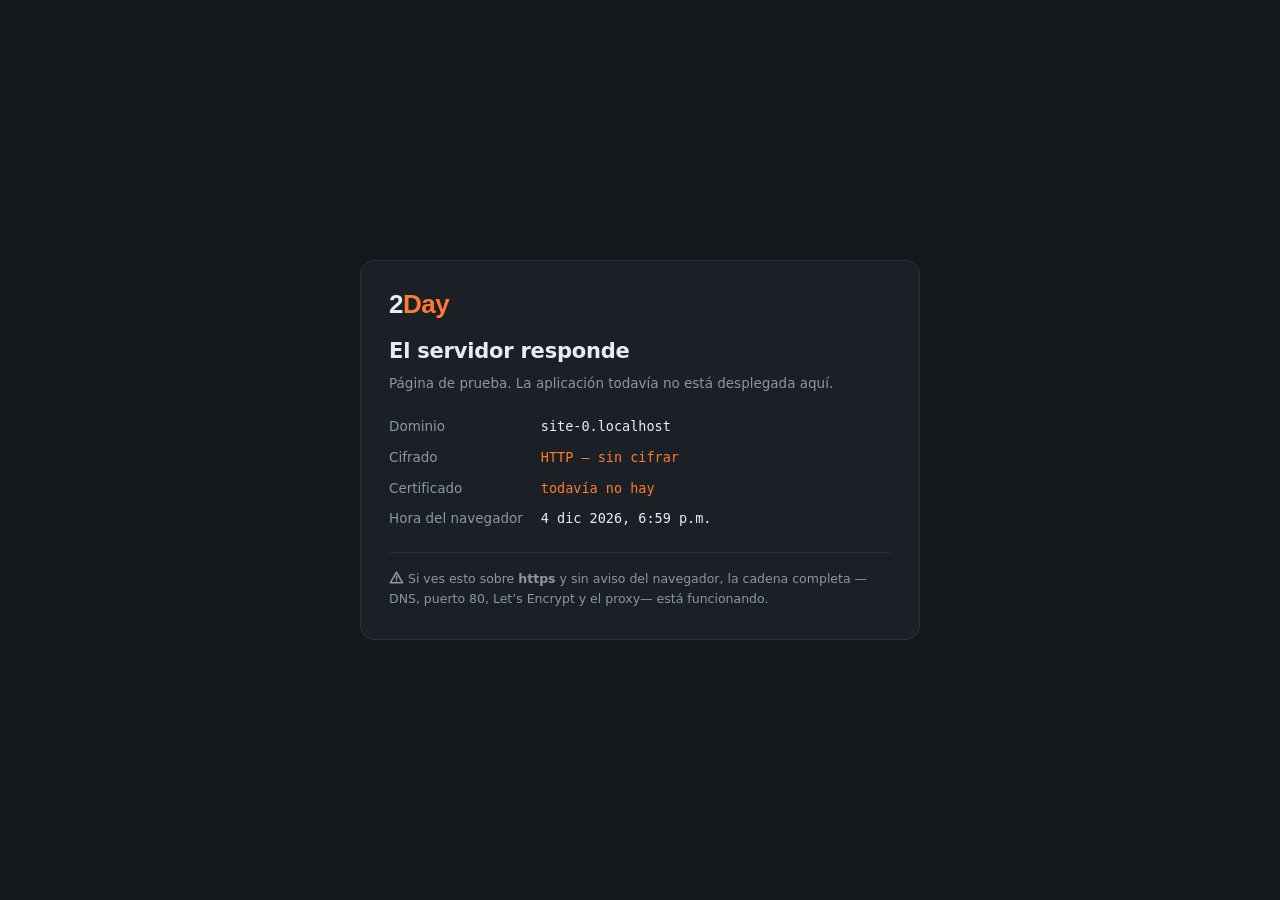
<file: 2day/sitio/index.html>
<!doctype html>
<html lang="es">
<head>
<meta charset="utf-8">
<meta name="viewport" content="width=device-width,initial-scale=1">
<title>2Day · servidor listo</title>
<style>
  :root{
    --fondo:#14181d; --panel:#1b2026; --linea:#2a313a;
    --tinta:#e8edf3; --suave:#8b96a5; --ok:#3fbf7f; --acento:#ff7a2e;
  }
  *{box-sizing:border-box}
  body{margin:0;min-height:100dvh;display:grid;place-items:center;padding:24px;
       background:var(--fondo);color:var(--tinta);
       font:15px/1.6 'IBM Plex Sans',system-ui,-apple-system,Segoe UI,sans-serif}
  .caja{width:min(560px,100%);background:var(--panel);border:1px solid var(--linea);
        border-radius:14px;padding:30px 28px}
  h1{margin:0 0 4px;font-size:21px;letter-spacing:-.01em}
  .sub{color:var(--suave);font-size:13.5px;margin:0 0 22px}
  .marca{font:700 26px/1 'IBM Plex Sans',sans-serif;letter-spacing:-.02em;margin:0 0 18px}
  .marca span{color:var(--acento)}
  dl{display:grid;grid-template-columns:auto 1fr;gap:9px 18px;margin:0;font-size:13.5px}
  dt{color:var(--suave)}
  dd{margin:0;font-family:'IBM Plex Mono',ui-monospace,monospace;overflow-wrap:anywhere}
  .ok{color:var(--ok)}
  .mal{color:var(--acento)}
  .pie{margin:22px 0 0;padding-top:16px;border-top:1px solid var(--linea);
       color:var(--suave);font-size:12.5px}
  svg{width:15px;height:15px;vertical-align:-2px;fill:none;stroke:currentColor;
      stroke-width:2.4;stroke-linecap:round;stroke-linejoin:round}
</style>
</head>
<body>
  <div class="caja">
    <p class="marca">2<span>Day</span></p>
    <h1>El servidor responde</h1>
    <p class="sub">Página de prueba. La aplicación todavía no está desplegada aquí.</p>

    <dl>
      <dt>Dominio</dt>      <dd id="dom">—</dd>
      <dt>Cifrado</dt>      <dd id="tls">—</dd>
      <dt>Certificado</dt>  <dd id="cert">—</dd>
      <dt>Hora del navegador</dt> <dd id="hora">—</dd>
    </dl>

    <p class="pie">
      <svg viewBox="0 0 24 24"><path d="M12 3.6 2.2 20.4h19.6zM12 10v4.4M12 17.6v.4"/></svg>
      Si ves esto sobre <b>https</b> y sin aviso del navegador, la cadena completa
      &mdash;DNS, puerto&nbsp;80, Let&rsquo;s&nbsp;Encrypt y el proxy&mdash; est&aacute; funcionando.
    </p>
  </div>

<script>
  // Nada de esto necesita servidor: es lo que el propio navegador sabe de la conexión.
  const seguro = location.protocol === 'https:';
  document.getElementById('dom').textContent = location.hostname || '(sin dominio)';
  const t = document.getElementById('tls');
  t.textContent = seguro ? 'HTTPS' : 'HTTP — sin cifrar';
  t.className = seguro ? 'ok' : 'mal';
  // Si el navegador no se quejó y estamos en https, el certificado es válido: uno inválido
  // habría parado la carga con una pantalla de advertencia antes de llegar hasta aquí.
  const c = document.getElementById('cert');
  c.textContent = seguro ? 'válido (el navegador no protestó)' : 'todavía no hay';
  c.className = seguro ? 'ok' : 'mal';
  document.getElementById('hora').textContent =
    new Date().toLocaleString('es-MX', { dateStyle: 'medium', timeStyle: 'short' });
</script>
</body>
</html>
</file>
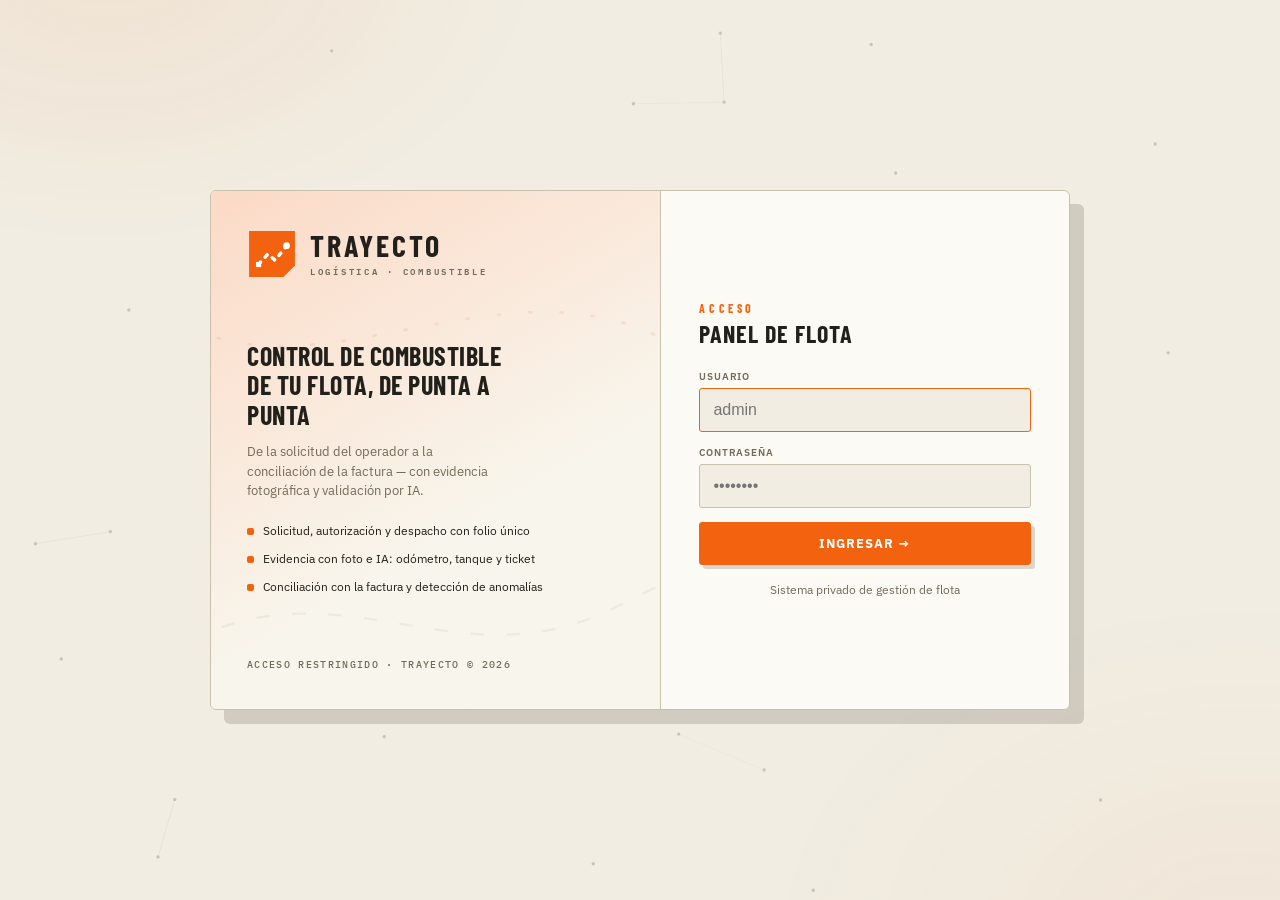
<file: 2day-codigo/frontend/old_desings/login.html>
<!doctype html>
<html lang="es">
<head>
<meta charset="utf-8">
<meta name="viewport" content="width=device-width, initial-scale=1, viewport-fit=cover">
<title>TRAYECTO — Acceso</title>
<script>(function(){try{var t=localStorage.getItem('tr-theme')||'system';var d=t==='dark'||(t==='system'&&matchMedia('(prefers-color-scheme:dark)').matches);document.documentElement.dataset.theme=d?'dark':'light';}catch(e){document.documentElement.dataset.theme='light';}})();</script>
<link rel="preconnect" href="https://fonts.googleapis.com">
<link rel="preconnect" href="https://fonts.gstatic.com" crossorigin>
<link href="https://fonts.googleapis.com/css2?family=Barlow+Condensed:wght@500;600;700&family=IBM+Plex+Sans:wght@400;500;600&family=IBM+Plex+Mono:wght@400;500;600&display=swap" rel="stylesheet">
<style>
:root{--bg:#f1ede2;--panel:#f8f5ec;--card:#fcfaf4;--ink:#22201a;--muted:#736a59;--line:#ddd6c5;--line2:#c9c1ac;--accent:#F2620F;--accent2:#c94e0a;--green:#1e7a46;--red:#bd3c20;--shadow:rgba(40,33,20,.16)}
html[data-theme="dark"]{--bg:#141109;--panel:#1a1610;--card:#201b13;--ink:#ede5d4;--muted:#9b9078;--line:#332d20;--line2:#4a4230;--accent:#FF6E1A;--accent2:#F2620F;--green:#54c17e;--red:#f0704f;--shadow:rgba(0,0,0,.45)}
*{box-sizing:border-box}
html,body{margin:0;min-height:100vh;min-height:100dvh;background:var(--bg);color:var(--ink);font:14px/1.5 "IBM Plex Sans",system-ui,sans-serif;-webkit-font-smoothing:antialiased}
body{display:flex;align-items:center;justify-content:center;padding:24px}
.bgfx{position:fixed;inset:0;z-index:0;pointer-events:none;overflow:hidden;opacity:.7}
.bgfx .glow{position:absolute;inset:-15%;background:radial-gradient(640px 420px at 18% 8%, color-mix(in oklab,var(--accent) 10%,transparent), transparent 70%), radial-gradient(720px 520px at 86% 92%, color-mix(in oklab,var(--accent) 6%,transparent), transparent 70%);animation:drift 28s ease-in-out infinite}
.bgfx canvas{position:absolute;inset:0;width:100%;height:100%}
@keyframes drift{0%,100%{transform:translate3d(-2%,-1.5%,0)}50%{transform:translate3d(2%,1.5%,0)}}
@keyframes rise{from{opacity:0;transform:translateY(12px)}to{opacity:1;transform:none}}
@keyframes lane{to{stroke-dashoffset:-360}}
@keyframes pulse{50%{opacity:.4}}
.shell{position:relative;z-index:1;display:grid;grid-template-columns:1.05fr .95fr;width:860px;max-width:96vw;min-height:520px;background:var(--card);border:1px solid var(--line2);border-radius:6px;box-shadow:14px 14px 0 var(--shadow);overflow:hidden;animation:rise .5s ease both}
.brand{position:relative;display:flex;flex-direction:column;justify-content:space-between;padding:38px 36px;background:linear-gradient(150deg, color-mix(in oklab,var(--accent) 20%,var(--panel)), var(--panel) 62%);border-right:1px solid var(--line2);overflow:hidden}
.brand svg.lanes{position:absolute;inset:0;width:100%;height:100%;opacity:.5;pointer-events:none}
.logo-row{position:relative;display:flex;align-items:center;gap:13px}
.logo{width:50px;height:50px;flex:0 0 auto}
.brand h1{font:700 30px/1 'Barlow Condensed';letter-spacing:.1em;margin:0}
.brand .tag{font:600 8.5px 'IBM Plex Mono';letter-spacing:.32em;color:var(--muted);margin-top:3px}
.brand .lead{position:relative}
.brand .lead b{display:block;font:700 26px/1.15 'Barlow Condensed';letter-spacing:.02em;text-transform:uppercase;max-width:260px}
.brand .lead p{font-size:12.5px;color:var(--muted);margin:12px 0 0;max-width:250px;line-height:1.55}
.feats{position:relative;display:flex;flex-direction:column;gap:10px;margin-top:22px}
.feat{display:flex;align-items:center;gap:9px;font-size:12px;color:var(--ink)}
.feat i{width:7px;height:7px;border-radius:2px;background:var(--accent);flex:0 0 auto}
.foot{position:relative;font:500 9.5px 'IBM Plex Mono';letter-spacing:.14em;color:var(--muted)}
.form{display:flex;flex-direction:column;justify-content:center;padding:40px 38px}
.kicker{font:700 12px 'Barlow Condensed';letter-spacing:.3em;color:var(--accent);margin-bottom:4px}
.form h2{font:700 24px 'Barlow Condensed';letter-spacing:.04em;margin:0 0 22px}
label{display:block;font:600 10px 'IBM Plex Sans';letter-spacing:.08em;text-transform:uppercase;color:var(--muted);margin:0 0 5px}
input{width:100%;padding:12px 13px;border:1px solid var(--line2);background:var(--bg);color:var(--ink);border-radius:3px;font-size:16px;margin-bottom:14px;transition:border-color .15s}
input:focus{outline:none;border-color:var(--accent)}
button{width:100%;padding:12px;border:1px solid var(--accent);background:var(--accent);color:#fff;font:700 13px 'IBM Plex Sans';letter-spacing:.08em;text-transform:uppercase;cursor:pointer;border-radius:3px;box-shadow:4px 4px 0 var(--shadow);transition:transform .12s,box-shadow .12s}
button:hover{transform:translate(-1px,-1px);box-shadow:6px 6px 0 var(--shadow)}
button:active{transform:translate(2px,2px);box-shadow:1px 1px 0 var(--shadow)}
.err{display:none;align-items:center;gap:8px;background:color-mix(in oklab,var(--red) 12%,transparent);border:1px solid color-mix(in oklab,var(--red) 40%,transparent);color:var(--red);border-radius:3px;padding:8px 11px;margin-bottom:14px;font-size:12px}
.err.show{display:flex;animation:rise .25s ease both}
.hint{margin-top:16px;font-size:11.5px;color:var(--muted);text-align:center}
.mbrand{display:none;align-items:center;gap:12px;margin-bottom:26px}
.mbrand .logo{width:44px;height:44px;flex:0 0 auto}
.mbrand h1{font:700 26px/1 'Barlow Condensed';letter-spacing:.09em;margin:0}
.mbrand .tag{font:600 8px 'IBM Plex Mono';letter-spacing:.28em;color:var(--muted);margin-top:3px}
@media (max-width:720px){
  body{padding:0;align-items:stretch}
  .shell{grid-template-columns:1fr;width:100%;max-width:none;min-height:100vh;min-height:100dvh;border:0;border-radius:0;box-shadow:none}
  .brand{display:none}
  .mbrand{display:flex}
  .form{justify-content:flex-start;padding:calc(30px + env(safe-area-inset-top)) 22px calc(26px + env(safe-area-inset-bottom))}
  .form h2{font-size:22px;margin-bottom:20px}
}
@media (max-width:720px) and (min-height:640px){
  .form{justify-content:center}
}
</style>
</head>
<body>
<div class="bgfx"><div class="glow"></div><canvas id="parts"></canvas></div>
<div class="shell">
  <div class="brand">
    <svg class="lanes" aria-hidden="true" viewBox="0 0 400 520" preserveAspectRatio="xMidYMid slice">
      <path d="M-20 430 C 120 360, 220 470, 360 400 S 520 320, 620 360" style="fill:none;stroke:var(--ink);opacity:.10;stroke-width:2;stroke-dasharray:12 20;animation:lane 26s linear infinite"></path>
      <path d="M-20 150 C 100 210, 260 90, 400 160 S 560 240, 660 180" style="fill:none;stroke:var(--accent);opacity:.22;stroke-width:2.5;stroke-dasharray:2 26;stroke-linecap:round;animation:lane 20s linear infinite"></path>
    </svg>
    <div class="logo-row">
      <svg class="logo" aria-hidden="true" viewBox="0 0 48 48"><path d="M2 2h44v33L35 46H2z" style="fill:var(--accent)"></path><path d="M11 34l9-10 7 6 11-14" style="fill:none;stroke:#fff;stroke-width:3.4;stroke-linecap:round;stroke-linejoin:round;stroke-dasharray:3 6.5"></path><circle cx="38" cy="16" r="3.2" style="fill:#fff"></circle><rect x="8.6" y="31.6" width="5" height="5" style="fill:#fff"></rect></svg>
      <div><h1>TRAYECTO</h1><div class="tag">LOGÍSTICA · COMBUSTIBLE</div></div>
    </div>
    <div class="lead">
      <b>Control de combustible de tu flota, de punta a punta</b>
      <p>De la solicitud del operador a la conciliación de la factura — con evidencia fotográfica y validación por IA.</p>
      <div class="feats">
        <div class="feat"><i></i> Solicitud, autorización y despacho con folio único</div>
        <div class="feat"><i></i> Evidencia con foto e IA: odómetro, tanque y ticket</div>
        <div class="feat"><i></i> Conciliación con la factura y detección de anomalías</div>
      </div>
    </div>
    <div class="foot">ACCESO RESTRINGIDO · TRAYECTO © 2026</div>
  </div>

  <form class="form" method="post" action="/login">
    <div class="mbrand">
      <svg class="logo" aria-hidden="true" viewBox="0 0 48 48"><path d="M2 2h44v33L35 46H2z" style="fill:var(--accent)"></path><path d="M11 34l9-10 7 6 11-14" style="fill:none;stroke:#fff;stroke-width:3.4;stroke-linecap:round;stroke-linejoin:round;stroke-dasharray:3 6.5"></path><circle cx="38" cy="16" r="3.2" style="fill:#fff"></circle><rect x="8.6" y="31.6" width="5" height="5" style="fill:#fff"></rect></svg>
      <div><h1>TRAYECTO</h1><div class="tag">LOGÍSTICA · COMBUSTIBLE</div></div>
    </div>
    <div class="kicker">ACCESO</div>
    <h2>PANEL DE FLOTA</h2>
    <div class="err" id="err" role="alert" aria-live="assertive" tabindex="-1">
      <svg aria-hidden="true" viewBox="0 0 24 24" style="width:15px;height:15px;flex:0 0 auto;fill:none;stroke:currentColor;stroke-width:1.9;stroke-linecap:round;stroke-linejoin:round"><path d="M12 8v5M12 16v.01M10.3 3.9L2.8 17a1.5 1.5 0 0 0 1.3 2.3h15.8a1.5 1.5 0 0 0 1.3-2.3L13.7 3.9a1.5 1.5 0 0 0-2.6 0z"></path></svg>
      Usuario o contraseña incorrectos.
    </div>
    <label for="u">Usuario</label>
    <input id="u" name="username" autocomplete="username" autofocus required placeholder="admin">
    <label for="p">Contraseña</label>
    <input id="p" name="password" type="password" autocomplete="current-password" required placeholder="••••••••">
    <button type="submit">Ingresar →</button>
    <div class="hint">Sistema privado de gestión de flota</div>
  </form>
</div>
<script>
  if (new URLSearchParams(location.search).get('error')) {
    const e = document.getElementById('err'); e.classList.add('show');
    setTimeout(() => e.focus(), 60); // asegura el anuncio del lector de pantalla
  }

  (function initParts(){
    const cv=document.getElementById('parts'); if(!cv) return; const ctx=cv.getContext('2d');
    let W,H; const rz=()=>{W=cv.width=innerWidth;H=cv.height=innerHeight;}; rz(); addEventListener('resize',rz);
    const mouse={x:innerWidth/2,y:innerHeight/2}; addEventListener('mousemove',e=>{mouse.x=e.clientX;mouse.y=e.clientY;});
    const N=32,pts=[]; for(let i=0;i<N;i++){const x=Math.random()*innerWidth,y=Math.random()*innerHeight;pts.push({x,y,vx:(Math.random()-.5)*.3,vy:(Math.random()-.5)*.3,hx:x,hy:y});}
    const cssVar=v=>{let c=getComputedStyle(document.documentElement).getPropertyValue(v).trim()||'#888888';if(c[0]==='#'&&c.length===4)c='#'+c[1]+c[1]+c[2]+c[2]+c[3]+c[3];return c;};
    const rgba=(hex,a)=>{if(hex[0]!=='#')return hex;const n=parseInt(hex.slice(1),16);return 'rgba('+(n>>16&255)+','+(n>>8&255)+','+(n&255)+','+a+')';};
    const tick=()=>{ ctx.clearRect(0,0,W,H); const ink=cssVar('--ink'),acc=cssVar('--accent');
      for(let i=0;i<N;i++){const p=pts[i];const dx=mouse.x-p.x,dy=mouse.y-p.y,d=Math.hypot(dx,dy)||1;
        if(d<230&&d>90){p.vx+=dx/d*.006;p.vy+=dy/d*.006;}
        if(d<110){const f=(110-d)/110*.06;p.vx-=dx/d*f;p.vy-=dy/d*f;}
        p.vx+=(p.hx-p.x)*.0006;p.vy+=(p.hy-p.y)*.0006;p.vx*=.96;p.vy*=.96;
        const sp=Math.hypot(p.vx,p.vy);if(sp>.55){p.vx*=.55/sp;p.vy*=.55/sp;}
        p.x+=p.vx;p.y+=p.vy;
        if(p.x<-20)p.x=W+20;if(p.x>W+20)p.x=-20;if(p.y<-20)p.y=H+20;if(p.y>H+20)p.y=-20;}
      for(let i=0;i<N;i++)for(let j=i+1;j<N;j++){const a=pts[i],b=pts[j],d=Math.hypot(a.x-b.x,a.y-b.y);
        if(d<130){ctx.strokeStyle=rgba(ink,.14*(1-d/130));ctx.lineWidth=1;ctx.beginPath();ctx.moveTo(a.x,a.y);ctx.lineTo(b.x,b.y);ctx.stroke();}}
      for(const p of pts){const dm=Math.hypot(mouse.x-p.x,mouse.y-p.y);
        ctx.fillStyle=dm<160?rgba(acc,.55):rgba(ink,.28);ctx.beginPath();ctx.arc(p.x,p.y,dm<160?2.2:1.7,0,7);ctx.fill();}
      requestAnimationFrame(tick); }; tick();
  })();
</script>
</body>
</html>
</file>
